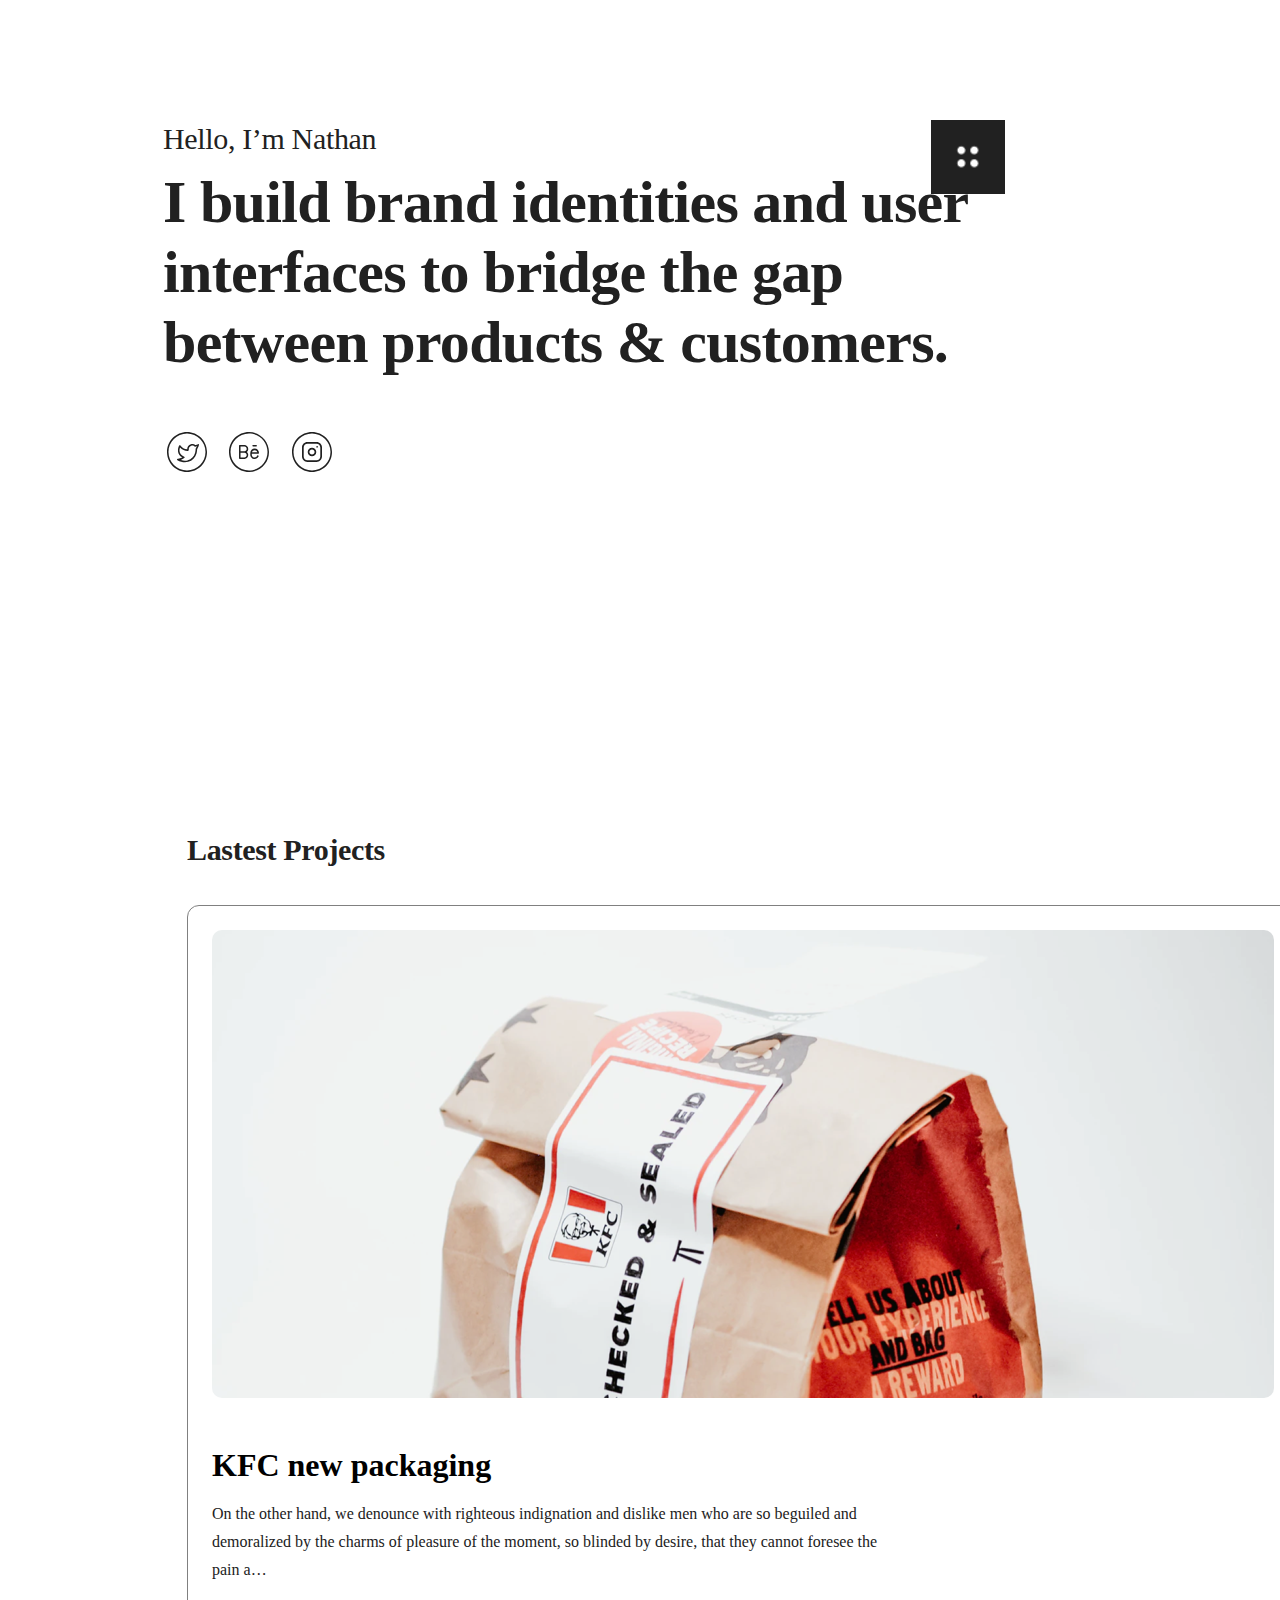
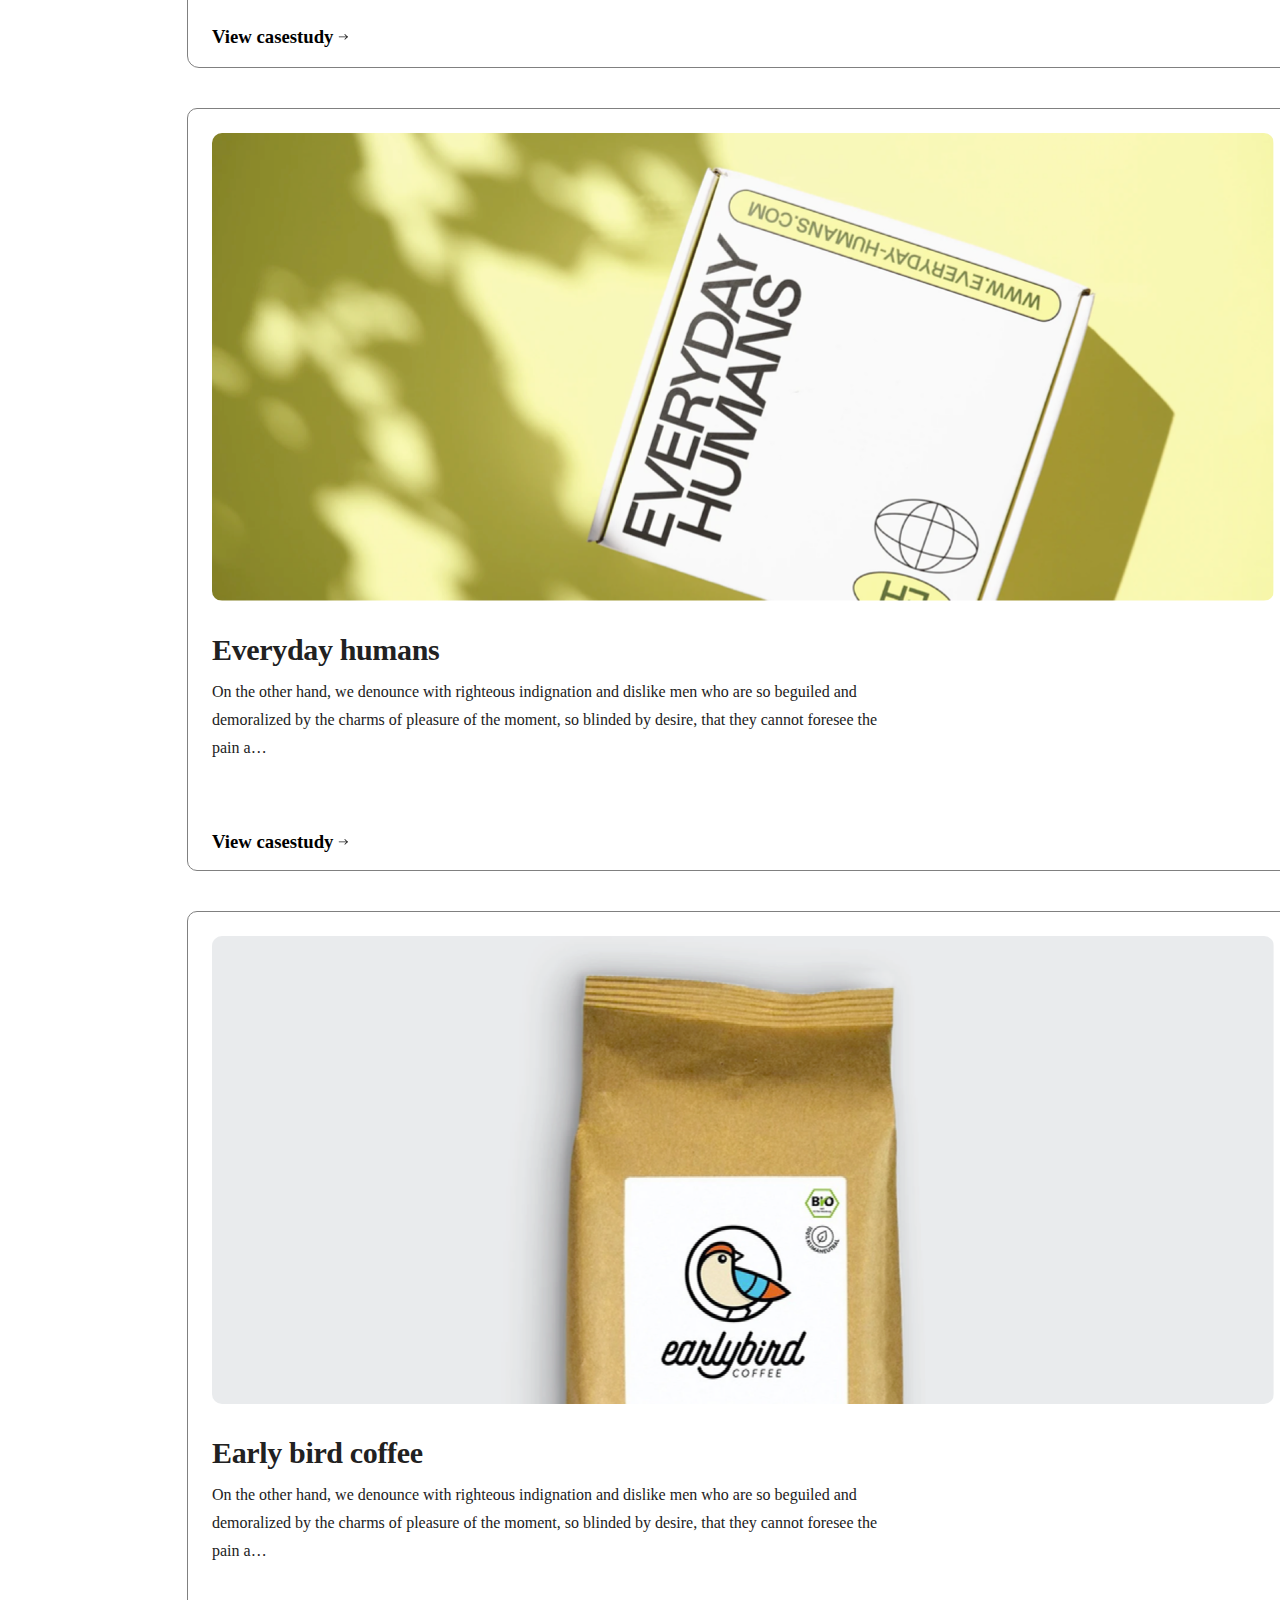
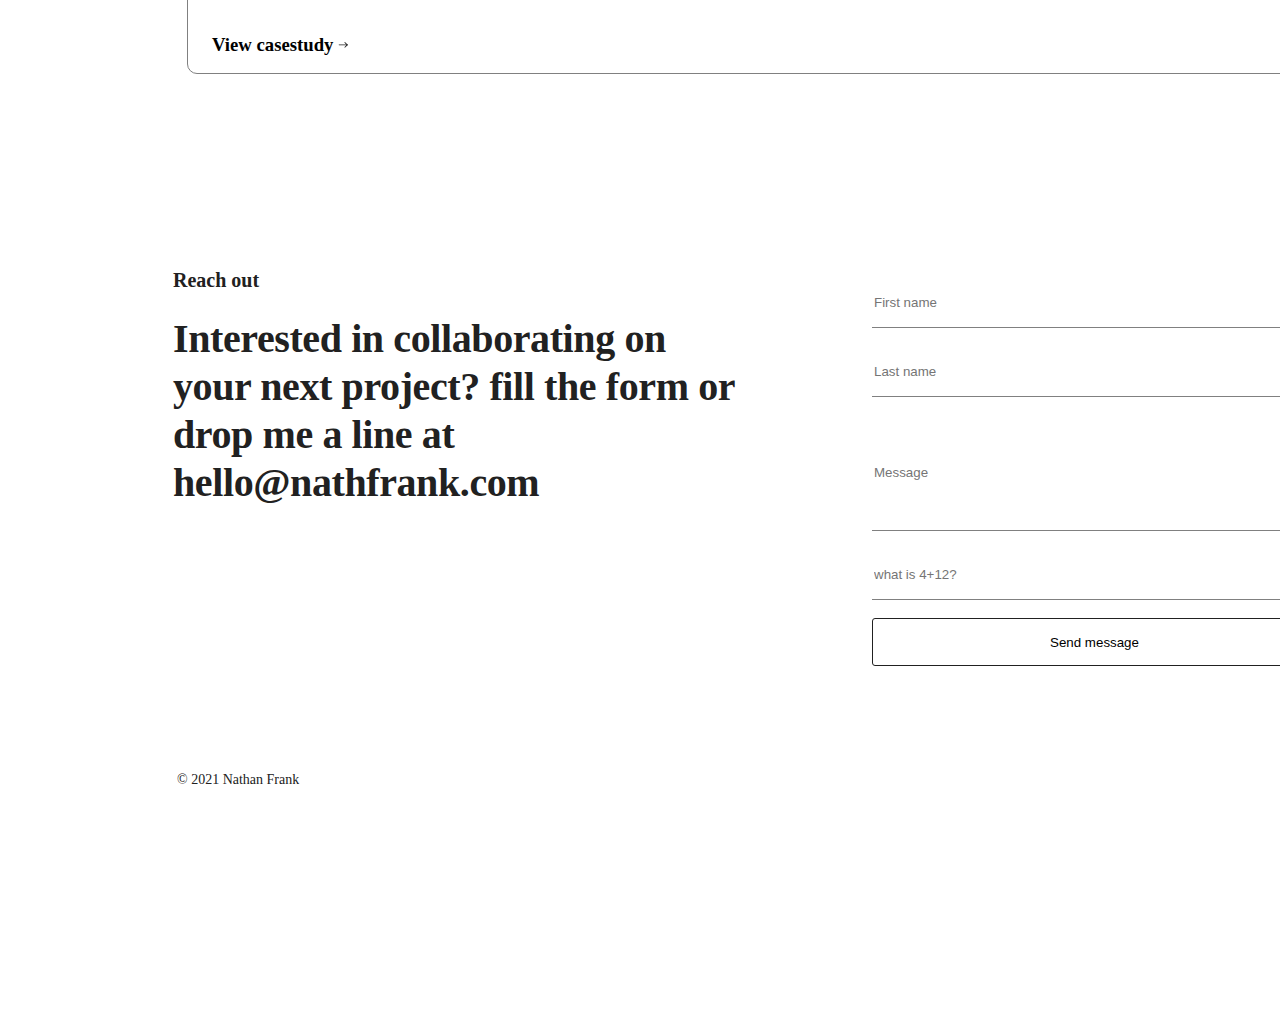
<file: index.html>
<!DOCTYPE html>
<html lang="en">
<head>
    <meta charset="UTF-8">
    <meta name="viewport" content="width=device-width, initial-scale=1.0">
    <title>Document</title>
    <link rel="stylesheet" href="assets/css/style.css">
</head>
<body>
    <div class="mainContainer">
        <div class="firstBtn">
            <img src="assets/img/Button Variant.png" alt="">
        </div>
        <div class="helloText">
            <p class="textHello">Hello, I’m Nathan</p>
            <div class="firstAciklama">
                I build brand identities and user interfaces to bridge the gap between products & customers.
                <div class="socialMedias">
                    <svg class="svg1" xmlns="http://www.w3.org/2000/svg" width="48" height="48" viewBox="0 0 48 48" fill="none">
                        <path fill-rule="evenodd" clip-rule="evenodd" d="M24 4C35.0457 4 44 12.9543 44 24C44 35.0457 35.0457 44 24 44C12.9543 44 4 35.0457 4 24C4 12.9543 12.9543 4 24 4ZM24 5.5C13.7827 5.5 5.5 13.7827 5.5 24C5.5 34.2173 13.7827 42.5 24 42.5C34.2173 42.5 42.5 34.2173 42.5 24C42.5 13.7827 34.2173 5.5 24 5.5ZM34.1328 21.6167L34.1378 21.1036L34.1428 21.1726C34.1448 21.1859 34.1473 21.1886 34.1492 21.1878L34.5125 20.4478L34.9763 19.522L35.2662 18.9207L35.3941 18.6436C35.6388 18.1047 35.8159 17.6564 35.9254 17.2799L35.9487 17.1906L35.9554 17.1763C36.1188 16.7117 35.8229 16.1177 35.2305 16.1177L35.1167 16.1264L35.0074 16.1515L34.8939 16.1977C34.7009 16.2944 34.502 16.3824 34.291 16.4653L33.8423 16.6281L33.4586 16.7505L32.9693 16.8926L32.3841 17.0568L32.2593 16.9452C30.9775 15.8641 29.2331 15.7351 27.4117 16.4321L27.1986 16.5192C25.4464 17.2814 24.297 18.9488 24.2351 20.8552L24.2328 21.3232L24.0476 21.3135C21.3857 21.1134 19.0301 19.752 17.4391 17.4807C17.1122 17.0141 16.4217 17.0525 16.1464 17.5527L16.0519 17.7367L16.003 17.838C15.2871 19.3506 14.815 21.196 14.9883 23.1402L15.0175 23.4167C15.3089 25.8005 16.6006 27.8416 19.0549 29.3494L19.3269 29.5109L19.1501 29.6122C17.6456 30.4413 16.2886 30.8067 14.7987 30.7475C13.9881 30.7152 13.6894 31.823 14.4016 32.2198C18.0267 34.2391 21.9106 34.8611 25.2489 33.8706C29.3197 32.662 32.4161 29.5475 33.6017 25.2338C33.9205 24.0515 34.0984 22.838 34.1328 21.6167ZM31.5878 18.4574C31.7853 18.6851 32.0938 18.7755 32.3793 18.6894L33.5768 18.3479L33.8728 18.2603L33.6913 18.6419L32.8429 20.3413L32.7397 20.5601C32.6403 20.781 32.61 20.8953 32.6049 21.0395L32.6041 21.1036C32.6109 22.3556 32.4491 23.6045 32.1232 24.8134C31.084 28.5943 28.3891 31.3049 24.8209 32.3643L24.5058 32.4517C22.5158 32.9663 20.2881 32.84 18.0466 32.1176L17.5958 31.964L17.854 31.8861C18.9835 31.5201 20.1131 30.9231 21.3331 30.0925C21.8385 29.7483 21.7711 28.9689 21.2143 28.7208C18.1445 27.353 16.7297 25.3881 16.5167 22.9979L16.4942 22.6532C16.4512 21.6209 16.6249 20.607 16.9217 19.6881L17.0105 19.4273L17.0474 19.4712C19.094 21.7446 21.926 22.9849 25.0198 22.904C25.4358 22.8931 25.7675 22.5453 25.7675 22.12V21.0743C25.7486 19.6566 26.6046 18.4159 27.9499 17.901C29.4649 17.3212 30.7555 17.4974 31.5878 18.4574Z" fill="#212121"/>
                      </svg> <svg class="svg2" xmlns="http://www.w3.org/2000/svg" width="48" height="48" viewBox="0 0 48 48" fill="none">
                        <path fill-rule="evenodd" clip-rule="evenodd" d="M24 4C35.0457 4 44 12.9543 44 24C44 35.0457 35.0457 44 24 44C12.9543 44 4 35.0457 4 24C4 12.9543 12.9543 4 24 4ZM24 5.5C13.7827 5.5 5.5 13.7827 5.5 24C5.5 34.2173 13.7827 42.5 24 42.5C34.2173 42.5 42.5 34.2173 42.5 24C42.5 13.7827 34.2173 5.5 24 5.5ZM23.2308 20.8824C23.2308 18.7382 21.5088 17 19.3846 17H14.7692L14.6649 17.0071C14.2894 17.0585 14 17.3834 14 17.7765V23.9883V30.2002L14.007 30.3056C14.058 30.6846 14.3798 30.9767 14.7692 30.9767H19.3846L19.5889 30.9713C21.6181 30.8641 23.2308 29.1693 23.2308 27.0943L23.2254 26.8881C23.1653 25.7274 22.6001 24.7016 21.7474 24.0307L21.6903 23.9883L21.7474 23.946C22.6502 23.2356 23.2308 22.1274 23.2308 20.8824ZM15.5385 29.4237V24.7648H19.3846L19.5426 24.7702C20.7434 24.8522 21.6923 25.8614 21.6923 27.0943L21.687 27.2538C21.6058 28.4659 20.606 29.4237 19.3846 29.4237H15.5385ZM19.3846 23.2119C19.395 23.2119 19.4053 23.2121 19.4155 23.2125L19.5426 23.2065C20.7434 23.1245 21.6923 22.1153 21.6923 20.8824C21.6923 19.6495 20.7434 18.6403 19.5426 18.5583L19.3846 18.553H15.5385V23.2119H19.3846ZM29.641 20.6236C32.0484 20.6236 34 22.5936 34 25.0237C34 25.4168 33.7106 25.7416 33.3351 25.793L33.2308 25.8001H26.8205V27.0353L26.8448 27.1739C27.0689 28.2747 27.9163 29.1409 29.004 29.3809L29.1874 29.4151C30.4243 29.6031 31.6361 28.9463 32.1642 27.8018C32.3436 27.413 32.8012 27.2446 33.1863 27.4257C33.5714 27.6068 33.7382 28.0687 33.5588 28.4574C32.7427 30.2263 30.8698 31.2413 28.9583 30.9507C27.1175 30.6709 25.6643 29.2447 25.3236 27.4133L25.2892 27.2003L25.2821 27.0943V25.0237C25.2821 22.5936 27.2336 20.6236 29.641 20.6236ZM29.641 22.1766C28.3718 22.1766 27.2983 23.0228 26.9443 24.1869L26.9272 24.2472H32.3538L32.3378 24.1869C31.9998 23.0758 31.0064 22.2541 29.8128 22.1817L29.641 22.1766ZM31.1795 17C31.6043 17 31.9487 17.3476 31.9487 17.7765C31.9487 18.1696 31.6593 18.4945 31.2839 18.5459L31.1795 18.553H28.1026C27.6777 18.553 27.3333 18.2053 27.3333 17.7765C27.3333 17.3834 27.6227 17.0585 27.9982 17.0071L28.1026 17H31.1795Z" fill="#212121"/>
                      </svg> <svg class="svg3" xmlns="http://www.w3.org/2000/svg" width="48" height="48" viewBox="0 0 48 48" fill="none">
                        <path fill-rule="evenodd" clip-rule="evenodd" d="M24 4C35.0457 4 44 12.9543 44 24C44 35.0457 35.0457 44 24 44C12.9543 44 4 35.0457 4 24C4 12.9543 12.9543 4 24 4ZM24 5.5C13.7827 5.5 5.5 13.7827 5.5 24C5.5 34.2173 13.7827 42.5 24 42.5C34.2173 42.5 42.5 34.2173 42.5 24C42.5 13.7827 34.2173 5.5 24 5.5ZM34 19.4286C34 16.4305 31.5695 14 28.5714 14H19.4286C16.4305 14 14 16.4305 14 19.4286V28.5714C14 31.5695 16.4305 34 19.4286 34H28.5714C31.5695 34 34 31.5695 34 28.5714V19.4286ZM15.7143 19.4286C15.7143 17.3772 17.3772 15.7143 19.4286 15.7143H28.5714C30.6228 15.7143 32.2857 17.3772 32.2857 19.4286V28.5714C32.2857 30.6228 30.6228 32.2857 28.5714 32.2857H19.4286C17.3772 32.2857 15.7143 30.6228 15.7143 28.5714V19.4286ZM24 19.7143C21.6331 19.7143 19.7143 21.6331 19.7143 24C19.7143 26.3669 21.6331 28.2857 24 28.2857C26.3669 28.2857 28.2857 26.3669 28.2857 24C28.2857 21.6331 26.3669 19.7143 24 19.7143ZM24 21.4286C25.4202 21.4286 26.5714 22.5798 26.5714 24C26.5714 25.4202 25.4202 26.5714 24 26.5714C22.5798 26.5714 21.4286 25.4202 21.4286 24C21.4286 22.5798 22.5798 21.4286 24 21.4286ZM29.1429 18C29.5768 18 29.9354 18.3225 29.9922 18.7408L30 18.8571C30 19.3317 29.6162 19.7154 29.1429 19.7154C28.7089 19.7154 28.3503 19.393 28.2935 18.9746L28.2857 18.8583C28.2857 18.3838 28.6695 18 29.1429 18Z" fill="#212121"/>
                      </svg>
                </div>
            </div>
        </div>
        <div class="secondContainer">
            <p class="secondText">Lastest Projects</p>
            <div class="firstNew">
                <img class="img1" src="assets/img/Image.png">
                <h1 class="firstNewText ">KFC new packaging</h1>
                <p class="firstNewExample">On the other hand, we denounce with righteous indignation and dislike men who are so beguiled and demoralized by the charms of pleasure of the moment, so blinded by desire, that they cannot foresee the pain a…</p>
                <h3 class="viewCasestudy1">View casestudy <svg class="svgBtn" xmlns="http://www.w3.org/2000/svg" width="14" height="14" viewBox="0 0 14 14" fill="none">
                    <path d="M3.06258 6.41671C2.82096 6.41671 2.62508 6.61258 2.62508 6.85421C2.62508 7.0757 2.78967 7.25874 3.00322 7.28771L3.06258 7.29171H11.2292C11.4709 7.29171 11.6667 7.09583 11.6667 6.85421C11.6667 6.63272 11.5022 6.44967 11.2886 6.4207L11.2292 6.41671H3.06258Z" fill="#212121"/>
                    <path d="M11.5386 6.54485C11.3833 6.38953 11.1402 6.37541 10.969 6.50249L10.9199 6.54485L8.58656 8.87818C8.4157 9.04904 8.4157 9.32605 8.58656 9.4969C8.74188 9.65222 8.98493 9.66634 9.1562 9.53926L9.20527 9.4969L11.5386 7.16357C11.7095 6.99271 11.7095 6.7157 11.5386 6.54485Z" fill="#212121"/>
                    <path d="M9.20527 4.21151C9.03442 4.04066 8.75741 4.04066 8.58656 4.21151C8.43123 4.36684 8.41711 4.60989 8.54419 4.78116L8.58656 4.83023L10.9199 7.16357C11.0907 7.33442 11.3678 7.33442 11.5386 7.16357C11.6939 7.00824 11.708 6.76519 11.581 6.59392L11.5386 6.54485L9.20527 4.21151Z" fill="#212121"/>
                  </svg></h3>
            </div>
            <div class="container3">
                <img class="img2" src="assets/img/Image2.png">
                <h1 class="img2Text">Everyday humans</h1>
                <p class="secondExampleText">On the other hand, we denounce with righteous indignation and dislike men who are so beguiled and demoralized by the charms of pleasure of the moment, so blinded by desire, that they cannot foresee the pain a…</p>
                <h3 class="viewCasestudy2">View casestudy <svg class="svgBtn" xmlns="http://www.w3.org/2000/svg" width="14" height="14" viewBox="0 0 14 14" fill="none">
                    <path d="M3.06258 6.41666C2.82096 6.41666 2.62508 6.61254 2.62508 6.85416C2.62508 7.07565 2.78967 7.2587 3.00322 7.28767L3.06258 7.29166H11.2292C11.4709 7.29166 11.6667 7.09579 11.6667 6.85416C11.6667 6.63267 11.5022 6.44963 11.2886 6.42066L11.2292 6.41666H3.06258Z" fill="#212121"/>
                    <path d="M11.5386 6.5448C11.3833 6.38948 11.1402 6.37536 10.969 6.50244L10.9199 6.5448L8.58656 8.87814C8.4157 9.04899 8.4157 9.326 8.58656 9.49685C8.74188 9.65218 8.98493 9.6663 9.1562 9.53922L9.20527 9.49685L11.5386 7.16352C11.7095 6.99267 11.7095 6.71566 11.5386 6.5448Z" fill="#212121"/>
                    <path d="M9.20527 4.21147C9.03442 4.04061 8.75741 4.04061 8.58656 4.21147C8.43123 4.36679 8.41711 4.60985 8.54419 4.78112L8.58656 4.83019L10.9199 7.16352C11.0907 7.33438 11.3678 7.33438 11.5386 7.16352C11.6939 7.0082 11.708 6.76514 11.581 6.59387L11.5386 6.5448L9.20527 4.21147Z" fill="#212121"/>
                  </svg></h3>
            </div>
            <div class="container4">
                <img class="img3" src="assets/img/image3.png">
                <h1 class="img3Text">Early bird coffee</h1>
                <p class="img3ExampleText">On the other hand, we denounce with righteous indignation and dislike men who are so beguiled and demoralized by the charms of pleasure of the moment, so blinded by desire, that they cannot foresee the pain a…</p>
                <h3 class="viewCasestudy3">View casestudy <svg xmlns="http://www.w3.org/2000/svg" width="14" height="14" viewBox="0 0 14 14" fill="none">
                    <path d="M3.06258 6.41666C2.82096 6.41666 2.62508 6.61254 2.62508 6.85416C2.62508 7.07565 2.78967 7.2587 3.00322 7.28767L3.06258 7.29166H11.2292C11.4709 7.29166 11.6667 7.09579 11.6667 6.85416C11.6667 6.63267 11.5022 6.44963 11.2886 6.42066L11.2292 6.41666H3.06258Z" fill="#212121"/>
                    <path d="M11.5386 6.5448C11.3833 6.38948 11.1402 6.37536 10.969 6.50244L10.9199 6.5448L8.58656 8.87814C8.4157 9.04899 8.4157 9.326 8.58656 9.49685C8.74188 9.65218 8.98493 9.6663 9.1562 9.53922L9.20527 9.49685L11.5386 7.16352C11.7095 6.99267 11.7095 6.71566 11.5386 6.5448Z" fill="#212121"/>
                    <path d="M9.20527 4.21147C9.03442 4.04061 8.75741 4.04061 8.58656 4.21147C8.43123 4.36679 8.41711 4.60985 8.54419 4.78112L8.58656 4.83019L10.9199 7.16352C11.0907 7.33438 11.3678 7.33438 11.5386 7.16352C11.6939 7.0082 11.708 6.76514 11.581 6.59387L11.5386 6.5448L9.20527 4.21147Z" fill="#212121"/>
                  </svg></h3>
            </div>
          </div>
          <div class="lastContainer">
            <h1 class="lastText">Reach out</h1>
            <div class="lastExample"><p>Interested in collaborating on your next project? fill the form or drop me a line at hello@nathfrank.com</p></div>
                <div class="form">
            <form action="">
                <input class="form1" type="text" name="fname" placeholder="First name"> <br>
                <input class="form2" type="text" name="lname" placeholder="Last name"> <br>
                <input class="form3" type="text" name="mesage" placeholder="Message"> <br>
                <input class="form4" type="text" name="soru" placeholder="what is 4+12?"> <br>
                <button class="sendBtn">Send message</button>
            </form>
            </div>
        </div>
        <p class="sonYazi">© 2021 Nathan Frank</p>
    </div>
 
</body>
</html>
</file>
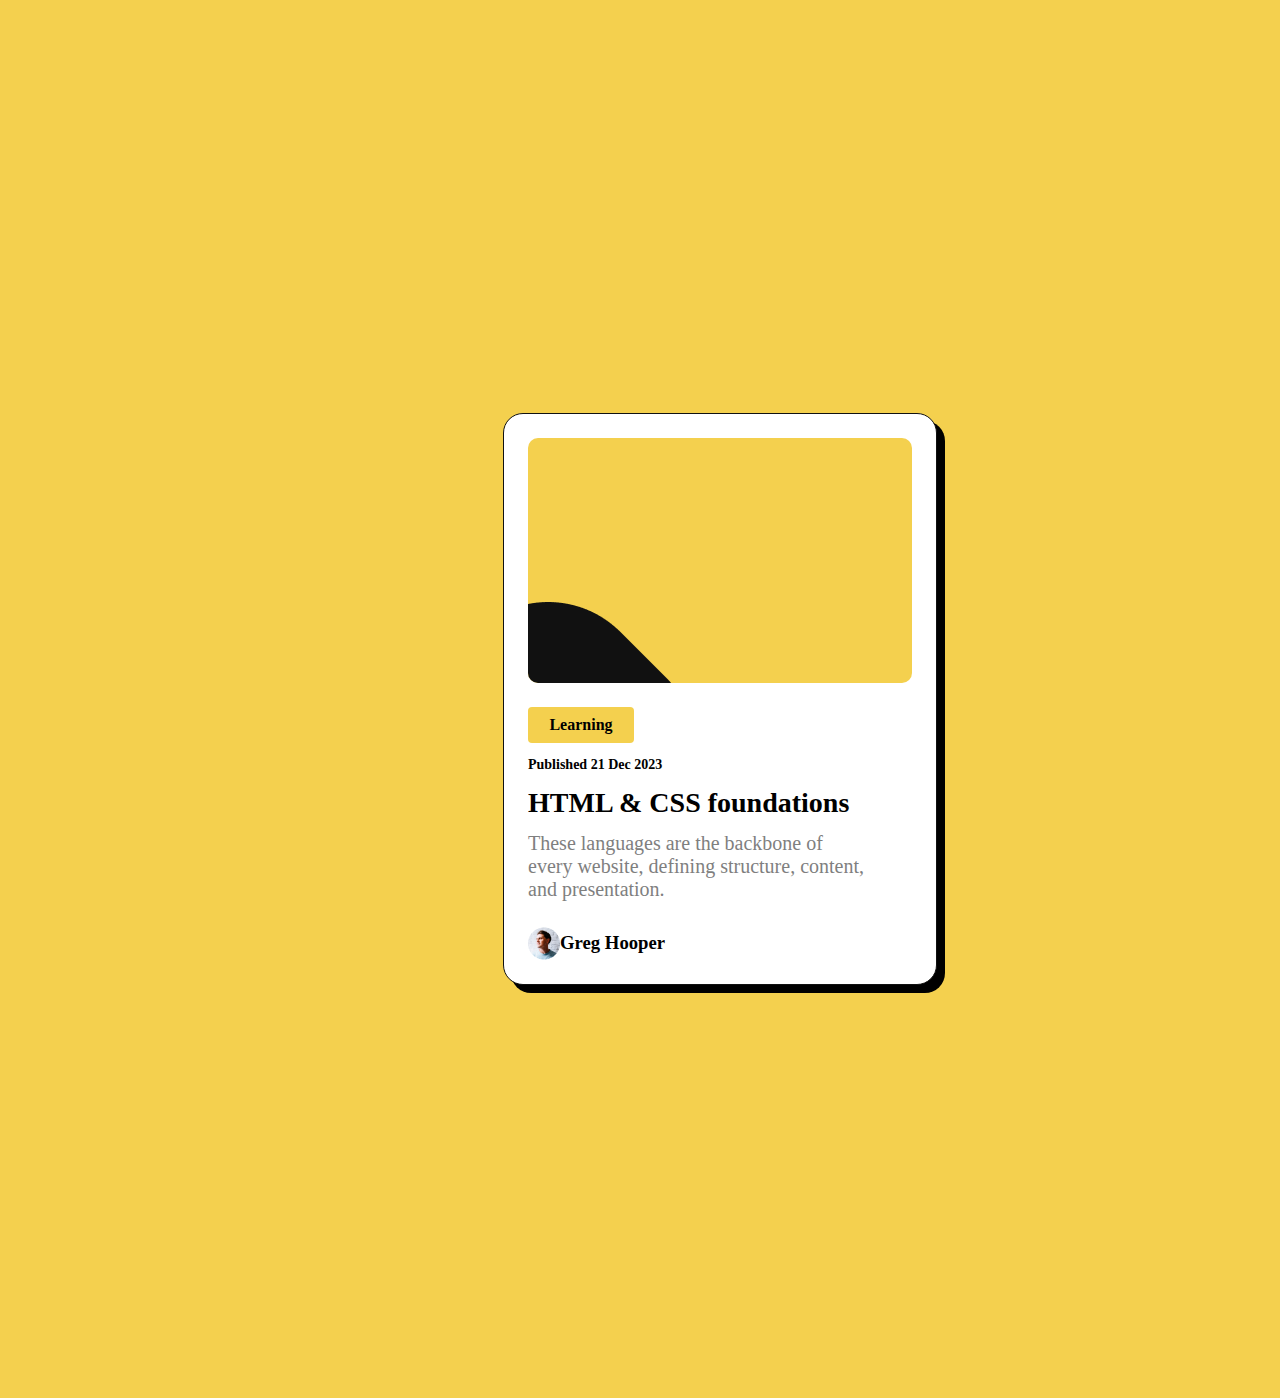
<file: blog.html>
<!DOCTYPE html>
<html lang="en">
<head>
    <meta charset="UTF-8">
    <meta name="viewport" content="width=device-width, initial-scale=1.0">
    <title>Document</title>
    <link rel="stylesheet" href="assets/css/blog.css">
</head>
<body>
    <div class="mainContainer">
        <div class="card">
            <div class="photo">
                <img class="img1" src="assets/img3/Rectangle 2.png" alt="">


            </div>
            <div class="learning">
            <p class="learningText">Learning</p>
        </div>
        <div class="date">
            <p>Published 21 Dec 2023</p>
        </div>
        <div class="header">
            <h1>HTML & CSS foundations</h1>
        </div>
        <div class="lastText">
            <p class="textP">These languages are the backbone of every website, defining structure, content, and presentation.</p>
        </div>
        <div class="last">
            <img src="assets/img3/userpic.png" alt=""> 
            <h3 class="textGreg">Greg Hooper</h3>
        </div>
        </div>
    </div>
</body>
</html>
</file>
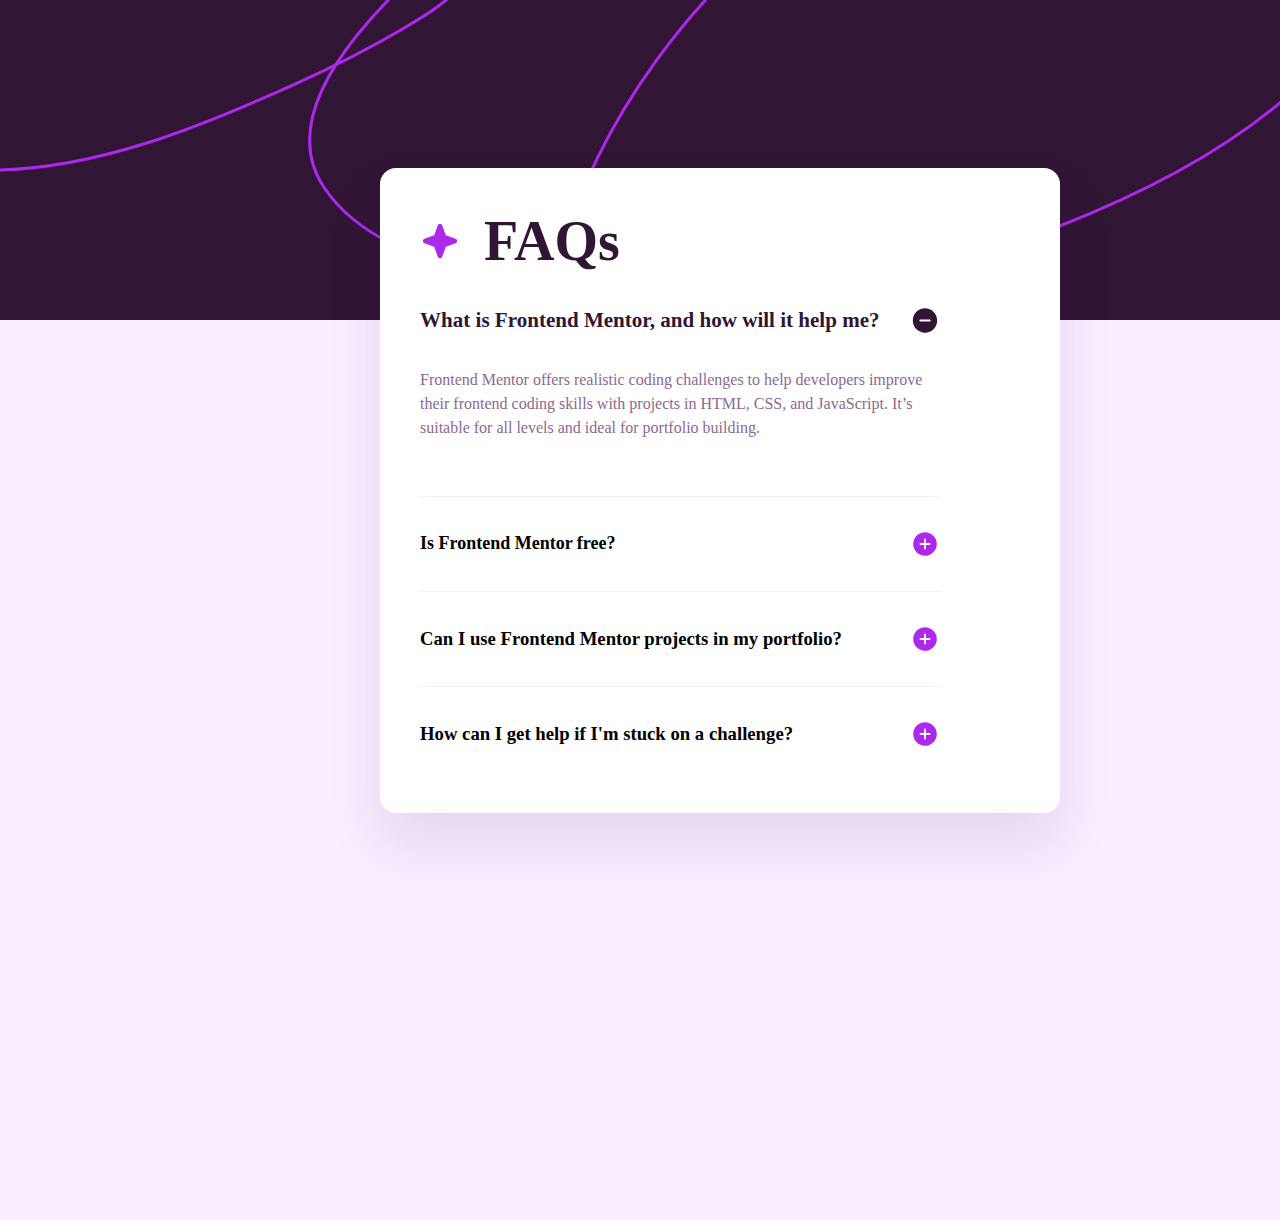
<file: figmaMorOlan.html>
<!DOCTYPE html>
<html lang="en">
<head>
    <meta charset="UTF-8">
    <meta name="viewport" content="width=device-width, initial-scale=1.0">
    <title>Document</title>
    <link rel="stylesheet" href="assets/css/figmaMor.css">
</head>
<body>
    <div class="container1">
        <svg class="cizgi" xmlns="http://www.w3.org/2000/svg" width="1440" height="320" viewBox="0 0 1440 320" fill="none">
            <path d="M-676 -182C-454 -10 -396.863 71.8879 -197.5 143.5C-99 178.882 -36.9186 170.726 -4.75116 170.108C99.736 168.098 199.858 126.871 293.882 84.6127C332.236 67.3751 369.764 48.4241 405.945 26.9834C429.848 12.8185 464.815 -6.93034 470.666 -37.4376C472.986 -49.5388 454.297 -49.6765 446.895 -47.2256C433.384 -42.7518 420.945 -30.6817 410.839 -21.5571C391.708 -4.28419 373.777 14.3914 357.604 34.4742C323.876 76.3568 289.57 134.721 323.446 186.488C340.733 212.903 367.386 232.181 395.558 245.615C451.74 272.406 514.763 284.357 576.336 289.761C740.774 304.193 905.3 286.3 1059.34 226.139C1139.1 194.991 1217.89 155.6 1283.57 99.8939C1332.13 58.7077 1386.37 3.3457 1394.23 -63.0062C1405.16 -155.193 1300.19 -199.068 1224.94 -211.424C1163.53 -221.508 1101.19 -215.588 1040.87 -201.836C962.608 -183.996 891.864 -154.166 826.629 -107.452C696.627 -14.359 591.679 120.961 554.163 278.375C538.523 344 537.515 416.585 559.656 480.926C581.108 543.264 628.852 591.502 683.704 625.849C748.821 666.623 820.865 687.989 896.543 699.059C997.017 713.755 1099.36 711.292 1199.57 696.062C1375.74 669.29 1552.3 607.631 1704.75 514.985C1807.97 452.26 1904.05 380.835 1984.81 290.56C2002.51 270.767 2016.62 249.685 2028.55 226.039C2172.11 -58.5 2095.5 -145.528 2095.5 -151" stroke="#AD28EB" stroke-width="3" stroke-linecap="round"/>
          </svg>
          <div class="mainContainer">
            <div class="starSideText">
            <svg class="star" xmlns="http://www.w3.org/2000/svg" width="40" height="41" viewBox="0 0 40 41" fill="none">
                <path d="M37.5 20.5C37.504 21.0127 37.3481 21.5139 37.0541 21.934C36.7601 22.354 36.3425 22.672 35.8594 22.8438L25.9469 26.4484L22.3438 36.3594C22.1662 36.8378 21.8464 37.2505 21.4274 37.5418C21.0085 37.8332 20.5103 37.9894 20 37.9894C19.4897 37.9894 18.9915 37.8332 18.5726 37.5418C18.1536 37.2505 17.8338 36.8378 17.6563 36.3594L14.0516 26.4375L4.14063 22.8438C3.66218 22.6662 3.24955 22.3464 2.95816 21.9274C2.66677 21.5085 2.51059 21.0103 2.51059 20.5C2.51059 19.9897 2.66677 19.4915 2.95816 19.0726C3.24955 18.6536 3.66218 18.3338 4.14063 18.1563L14.0625 14.5516L17.6563 4.64063C17.8338 4.16218 18.1536 3.74955 18.5726 3.45816C18.9915 3.16677 19.4897 3.01059 20 3.01059C20.5103 3.01059 21.0085 3.16677 21.4274 3.45816C21.8464 3.74955 22.1662 4.16218 22.3438 4.64063L25.9484 14.5625L35.8594 18.1563C36.3425 18.328 36.7601 18.646 37.0541 19.066C37.3481 19.4861 37.504 19.9873 37.5 20.5Z" fill="#AD28EB"/>
              </svg>
                <h1 class="headerText">FAQs</h1>
              </div>
              <div class="underText">
                <h3 class="TextUnder">What is Frontend Mentor, and how will it help me?</h3>
                <svg class="minusİcon" xmlns="http://www.w3.org/2000/svg" width="30" height="31" viewBox="0 0 30 31" fill="none">
                    <path d="M15 3.3125C12.5895 3.3125 10.2332 4.02728 8.22899 5.36646C6.22477 6.70564 4.66267 8.60907 3.74022 10.836C2.81778 13.063 2.57643 15.5135 3.04668 17.8777C3.51694 20.2418 4.67769 22.4134 6.38214 24.1179C8.08659 25.8223 10.2582 26.9831 12.6223 27.4533C14.9865 27.9236 17.437 27.6822 19.664 26.7598C21.8909 25.8373 23.7944 24.2752 25.1335 22.271C26.4727 20.2668 27.1875 17.9105 27.1875 15.5C27.1841 12.2687 25.899 9.17076 23.6141 6.8859C21.3292 4.60104 18.2313 3.31591 15 3.3125ZM19.6875 16.4375H10.3125C10.0639 16.4375 9.82541 16.3387 9.64959 16.1629C9.47378 15.9871 9.37501 15.7486 9.37501 15.5C9.37501 15.2514 9.47378 15.0129 9.64959 14.8371C9.82541 14.6613 10.0639 14.5625 10.3125 14.5625H19.6875C19.9361 14.5625 20.1746 14.6613 20.3504 14.8371C20.5262 15.0129 20.625 15.2514 20.625 15.5C20.625 15.7486 20.5262 15.9871 20.3504 16.1629C20.1746 16.3387 19.9361 16.4375 19.6875 16.4375Z" fill="#301534"/>
                  </svg>
              </div>
              <div class="paragraph">
                <p>Frontend Mentor offers realistic coding challenges to help developers improve their frontend coding skills with projects in HTML, CSS, and JavaScript. It’s suitable for all levels and ideal for portfolio building.</p>
              </div>
              <div class="line1">

              </div>
              <div class="text1">
                <h3 class="underText1">Is Frontend Mentor free?</h3>
                <svg class="svg1" xmlns="http://www.w3.org/2000/svg" width="30" height="31" viewBox="0 0 30 31" fill="none">
                    <path d="M15 3.3125C12.5895 3.3125 10.2332 4.02728 8.22899 5.36646C6.22477 6.70564 4.66267 8.60907 3.74022 10.836C2.81778 13.063 2.57643 15.5135 3.04668 17.8777C3.51694 20.2418 4.67769 22.4134 6.38214 24.1179C8.08659 25.8223 10.2582 26.9831 12.6223 27.4533C14.9865 27.9236 17.437 27.6822 19.664 26.7598C21.8909 25.8373 23.7944 24.2752 25.1335 22.271C26.4727 20.2668 27.1875 17.9105 27.1875 15.5C27.1835 12.2689 25.8981 9.17131 23.6134 6.88659C21.3287 4.60186 18.2311 3.31653 15 3.3125ZM19.6875 16.4375H15.9375V20.1875C15.9375 20.4361 15.8387 20.6746 15.6629 20.8504C15.4871 21.0262 15.2486 21.125 15 21.125C14.7514 21.125 14.5129 21.0262 14.3371 20.8504C14.1613 20.6746 14.0625 20.4361 14.0625 20.1875V16.4375H10.3125C10.0639 16.4375 9.82541 16.3387 9.64959 16.1629C9.47378 15.9871 9.375 15.7486 9.375 15.5C9.375 15.2514 9.47378 15.0129 9.64959 14.8371C9.82541 14.6613 10.0639 14.5625 10.3125 14.5625H14.0625V10.8125C14.0625 10.5639 14.1613 10.3254 14.3371 10.1496C14.5129 9.97377 14.7514 9.875 15 9.875C15.2486 9.875 15.4871 9.97377 15.6629 10.1496C15.8387 10.3254 15.9375 10.5639 15.9375 10.8125V14.5625H19.6875C19.9361 14.5625 20.1746 14.6613 20.3504 14.8371C20.5262 15.0129 20.625 15.2514 20.625 15.5C20.625 15.7486 20.5262 15.9871 20.3504 16.1629C20.1746 16.3387 19.9361 16.4375 19.6875 16.4375Z" fill="#AD28EB"/>
                  </svg>
              </div>
              <div class="line2">

              </div>
              <div class="text2">
                    <h3 class="underText2">Can I use Frontend Mentor projects in my portfolio?</h3>
                    <svg class="svg1" xmlns="http://www.w3.org/2000/svg" width="30" height="31" viewBox="0 0 30 31" fill="none">
                        <path d="M15 3.3125C12.5895 3.3125 10.2332 4.02728 8.22899 5.36646C6.22477 6.70564 4.66267 8.60907 3.74022 10.836C2.81778 13.063 2.57643 15.5135 3.04668 17.8777C3.51694 20.2418 4.67769 22.4134 6.38214 24.1179C8.08659 25.8223 10.2582 26.9831 12.6223 27.4533C14.9865 27.9236 17.437 27.6822 19.664 26.7598C21.8909 25.8373 23.7944 24.2752 25.1335 22.271C26.4727 20.2668 27.1875 17.9105 27.1875 15.5C27.1835 12.2689 25.8981 9.17131 23.6134 6.88659C21.3287 4.60186 18.2311 3.31653 15 3.3125ZM19.6875 16.4375H15.9375V20.1875C15.9375 20.4361 15.8387 20.6746 15.6629 20.8504C15.4871 21.0262 15.2486 21.125 15 21.125C14.7514 21.125 14.5129 21.0262 14.3371 20.8504C14.1613 20.6746 14.0625 20.4361 14.0625 20.1875V16.4375H10.3125C10.0639 16.4375 9.82541 16.3387 9.64959 16.1629C9.47378 15.9871 9.375 15.7486 9.375 15.5C9.375 15.2514 9.47378 15.0129 9.64959 14.8371C9.82541 14.6613 10.0639 14.5625 10.3125 14.5625H14.0625V10.8125C14.0625 10.5639 14.1613 10.3254 14.3371 10.1496C14.5129 9.97377 14.7514 9.875 15 9.875C15.2486 9.875 15.4871 9.97377 15.6629 10.1496C15.8387 10.3254 15.9375 10.5639 15.9375 10.8125V14.5625H19.6875C19.9361 14.5625 20.1746 14.6613 20.3504 14.8371C20.5262 15.0129 20.625 15.2514 20.625 15.5C20.625 15.7486 20.5262 15.9871 20.3504 16.1629C20.1746 16.3387 19.9361 16.4375 19.6875 16.4375Z" fill="#AD28EB"/>
                      </svg>
              </div>
              <div class="line3">

              </div>
              <div class="text3">
                <h3 class="underText3">How can I get help if I'm stuck on a challenge?</h3>
                <svg class="svg1" xmlns="http://www.w3.org/2000/svg" width="30" height="31" viewBox="0 0 30 31" fill="none">
                    <path d="M15 3.3125C12.5895 3.3125 10.2332 4.02728 8.22899 5.36646C6.22477 6.70564 4.66267 8.60907 3.74022 10.836C2.81778 13.063 2.57643 15.5135 3.04668 17.8777C3.51694 20.2418 4.67769 22.4134 6.38214 24.1179C8.08659 25.8223 10.2582 26.9831 12.6223 27.4533C14.9865 27.9236 17.437 27.6822 19.664 26.7598C21.8909 25.8373 23.7944 24.2752 25.1335 22.271C26.4727 20.2668 27.1875 17.9105 27.1875 15.5C27.1835 12.2689 25.8981 9.17131 23.6134 6.88659C21.3287 4.60186 18.2311 3.31653 15 3.3125ZM19.6875 16.4375H15.9375V20.1875C15.9375 20.4361 15.8387 20.6746 15.6629 20.8504C15.4871 21.0262 15.2486 21.125 15 21.125C14.7514 21.125 14.5129 21.0262 14.3371 20.8504C14.1613 20.6746 14.0625 20.4361 14.0625 20.1875V16.4375H10.3125C10.0639 16.4375 9.82541 16.3387 9.64959 16.1629C9.47378 15.9871 9.375 15.7486 9.375 15.5C9.375 15.2514 9.47378 15.0129 9.64959 14.8371C9.82541 14.6613 10.0639 14.5625 10.3125 14.5625H14.0625V10.8125C14.0625 10.5639 14.1613 10.3254 14.3371 10.1496C14.5129 9.97377 14.7514 9.875 15 9.875C15.2486 9.875 15.4871 9.97377 15.6629 10.1496C15.8387 10.3254 15.9375 10.5639 15.9375 10.8125V14.5625H19.6875C19.9361 14.5625 20.1746 14.6613 20.3504 14.8371C20.5262 15.0129 20.625 15.2514 20.625 15.5C20.625 15.7486 20.5262 15.9871 20.3504 16.1629C20.1746 16.3387 19.9361 16.4375 19.6875 16.4375Z" fill="#AD28EB"/>
                  </svg>
              </div>
          </div>    
         
    </div>
    <div class="container2">
        
    </div>
 
</body>
</html>
</file>
<file: assets/css/style.css>
.mainContainer {
    width: 1440px;
    height: 4098px;
    align-items: center;
    justify-content: center;
    background-color: #fff;
}
.helloText {
    width: 1440px;
    height: 657px;
    flex-shrink: 0;

}
.firstBtn {
    position: absolute;
    margin-left: 71.30%;
    margin-top: -10px;
}
.firstBtn img {
    width: 100%;
    height: auto;
    padding: 10px 0px 0px 10px;
}
  
.textHello {
    color: var(--Black-800, #212121);
    font-feature-settings: 'clig' off, 'liga' off;
    
    /* H4/30px/Regular */
    font-family: Montserrat;
    font-size: 30px;
    font-style: normal;
    font-weight: 400;
    line-height: 37px; /* 123.333% */
    letter-spacing: -0.35px;
    margin-left: 155px;
    margin-top: 120px;
}
.firstAciklama {
    color: var(--Black-800, #212121);
    font-feature-settings: 'clig' off, 'liga' off;
    font-family: Montserrat;
    font-size: 60px;
    font-style: normal;
    font-weight: 600;
    line-height: 70px; 
    letter-spacing: -0.7px;
    align-items: stretch;
    width: 874px;
    height: 280px;
    margin-left: 155px;
    margin-top: -20px;
}
.socialMedias {
    margin-top: 5%;
}
.secondContainer {
    width: 1110px;
    height: 2520px;

    display: inline-flex;
    flex-direction: column;
    align-items: flex-start;
    gap: 40px;
    padding: 24px;
    /* margin-top: 80px; */
    margin-left: 155px;
}
.secondText {
    color: var(--Black-800, #212121);
    font-feature-settings: 'clig' off, 'liga' off;
    font-family: Montserrat;
    font-size: 30px;
    font-style: normal;
    font-weight: 600;
    line-height: 37px; 
    letter-spacing: -0.35px;
}
.firstNew {
    width: 1062px;
    height: 713px;
    padding: 24px;
    border-radius: 12px;
    border: 1px solid gray;
    margin-top: -3%;
}
.img1{
    width: 1062px;
    height: 468px;
    flex-shrink: 0;
    border-radius: 10px;
}
.firstNewText {
    display: flex;
    width: 669px;
    height: 37px;
    padding: 24px 0px 20px 0px;
    flex-direction: column;
    align-items: flex-start;

    
}
.firstNewExample {
    color: var(--Black-800, #212121);
    font-feature-settings: 'clig' off, 'liga' off;

    padding: 24px 0px 0px 0px;
    font-family: Open Sans;
    font-size: 16px;
    font-style: normal;
    font-weight: 400;
    line-height: 28px; /* 175% */
    align-self: stretch;
    width: 669px;
    height: 84px;
    margin-top: -50px;
}
.viewCasestudy1 {
    display: flex;
    align-items: center;
    gap: 3px;
    padding: 24px 0px 0px 0px;
}
.container3 {
    display: flex;
    width: 1062px;
    height: 713px;
    padding: 24px;
    flex-direction: column;
    align-items: flex-start;
    gap: 10px;
    border: 1px solid gray;
    border-radius: 10px;
}
.img2 {
    border-radius: 10px ;
}
.img2Text {
    color: var(--Black-800, #212121);
    font-feature-settings: 'clig' off, 'liga' off;
    width: 669px;
    height: 37px;

    font-family: Montserrat;
    font-size: 30px;
    font-style: normal;
    font-weight: 700;
    line-height: 37px;
    letter-spacing: -0.35px;
}
.secondExampleText {
    width: 669px;
    height: 84px;
    color: var(--Black-800, #212121);
    font-feature-settings: 'clig' off, 'liga' off;
    font-family: Open Sans;
    font-size: 16px;
    font-style: normal;
    font-weight: 400;
    line-height: 28px; 
    margin-top: -20px;
}
.svgBtn {
    width: 14px;
    height: 14px;
}

.container4 {
    display: flex;
    width: 1062px;
    height: 713px;
    padding: 24px;
    flex-direction: column;
    align-items: flex-start;
    gap: 10px;
    border: 1px solid gray;
    border-radius: 10px;
}
.img3 {
    width: 1062px;
    height: 468px;
    flex-shrink: 0; 
    border-radius: 10px;
    
}
.img3Text {
    width: 669px;
    height: 37px;
    color: var(--Black-800, #212121);
    font-feature-settings: 'clig' off, 'liga' off;
    font-family: Montserrat;
    font-size: 30px;
    font-style: normal;
    font-weight: 700;
    line-height: 37px; 
    letter-spacing: -0.35px;
}
.img3ExampleText {
    width: 669px;
    height: 84px;
    color: var(--Black-800, #212121);
    font-feature-settings: 'clig' off, 'liga' off;
    font-family: Open Sans;
    font-size: 16px;
    font-style: normal;
    font-weight: 400;
    line-height: 28px; 
    margin-top: -20px;
}
.viewCasestudy2 {
    display: flex;
    align-items: center;
    gap: 3px;
    padding: 24px 0px 0px 0px;
}
.viewCasestudy3 {
    display: flex;
    align-items: center;
    gap: 3px;
    padding: 24px 0px 0px 0px;
}
.lastContainer {
    width: 1440px;
    height: 609px;

    flex-shrink: 0;
    overflow: hidden;
}
.lastText {
    color: var(--Black-800, #212121);
    font-feature-settings: 'clig' off, 'liga' off;
    font-family: Montserrat;
    font-size: 20px;
    font-style: normal;
    font-weight: 600;
    line-height: 30px; 
    margin-left: 165px;
    margin-top: 120px;
}
.lastExample {
    width: 569px;
    height: 192px;
    color: var(--Black-800, #212121);
    font-feature-settings: 'clig' off, 'liga' off;
    font-family: Montserrat;
    font-size: 40px;
    font-style: normal;
    font-weight: 600;
    line-height: 48px; /* 120% */
    letter-spacing: -0.4px;
    margin-left: 165px;
    margin-top: -20px;
}
.form {
    margin-left: 60%;
    /* margin-top: -100px; */
}
.form1 {
    display: flex;
    width: 445px;
    height: 48px;
    flex-shrink: 0;
    /* padding-top: 46.957px; */
    border: none;
    margin-top: -230px;
    border-bottom: 1px solid gray;
}
.form2 {
    display: flex;
    width: 445px;
    height: 48px;
    flex-shrink: 0;
    border: none;
    border-bottom: 1px solid gray;
}
.form3 {
    display: flex;
    width: 445px;
    height: 113px;
    align-self: stretch;
    border: none;
    border-bottom: 1px solid gray;
}
.form4 {
    display: flex;
    width: 445px;
    height: 48px;
    flex-shrink: 0;
    border: none;
    border-bottom: 1px solid gray;
}
.sendBtn {
    width: 445px;
    height: 48px;
    border-radius: 3px;
    border: 1px solid var(--Black-800, #212121);
    background: var(--Neutral-White, #FFF);
    cursor: pointer;
    transition: transform 0.3s ease;
    transition: box-shadow 0.3s ease;
}
.sendBtn:hover {
    transform: scale(1.1);
    box-shadow: 0 0 30px;
}
.sonYazi {
    width: 140px;
    height: 24px;
    color: var(--Black-800, #212121);
    font-feature-settings: 'clig' off, 'liga' off;
    font-family: Open Sans;
    font-size: 14px;
    font-style: normal;
    font-weight: 400;
    line-height: 24px; 
    margin-left: 169px;
}
.svg1 {
    transition: box-shadow 0.3s ease;
    transition: transform 0.3s ease;
    border-radius: 30px;
}
.svg1:hover{
    box-shadow: 0 0 30px;
    transform: scale(1.1);
    color: blue;
}
.svg2 {
    transition: box-shadow 0.3s ease;
    transition: transform 0.3s ease;
    border-radius: 30px;
}
.svg2:hover {
    box-shadow: 0 0 30px;
    transform: scale(1.1);
}
.svg3 {
    transition: box-shadow 0.3s ease;
    transition: transform 0.3s ease;
    border-radius: 30px;
}
.svg3:hover {
    box-shadow: 0 0 30px;
    transform: scale(1.1);
    color: #BF40BF;
}
</file>
<file: assets/css/blog.css>
* {
    padding: 0;
    margin: 0;
}
.mainContainer {
    width: 1440px;
    height: 960px;
    display: flex;
    padding: 218.5px 0px 219.5px 0px;
    justify-content: center;
    align-items: center;
    background: var(--Yellow, #F4D04E);
}
.learning {
    padding: 24px;
}
.card {
    width: 384px;
    height: 522px;
    display: flex;
    padding: 24px;
    flex-direction: column;
    align-items: flex-start;
    gap: 24px;
    flex-shrink: 0;
    border-radius: 20px;
    border: 1px solid var(--Black, #111);
    background: var(--Pure-White, #FFF);
    box-shadow: 8px 8px 0px 0px #000;
}
.photo {
    width: 336px;
    height: 200px;
    display: flex;
    align-items: center;
    align-self: stretch;
    border-radius: 10px;
    background: var(--Yellow, #F4D04E);
    padding: 24px;
    overflow: hidden;
    position: relative;

}
.img1 {
    position: absolute;
    left: 0;
    bottom: 0;

}

.learning {
   width: 82px;
   height: 29px;
   display: flex;
    padding: 4px 12px;
    justify-content: center;
    align-items: center;
    gap: 8px;
    border-radius: 4px;
    background: var(--Yellow, #F4D04E);
    font-weight: 800;

    
    
}
.date {
    width: 143px;
    height: 21px;
    font-size: 14px;
    font-weight: 600;
    margin-top: -10px;
}
.header {
    width: 336px;
    height: 36px;
    font-weight: 800;
    line-height: 150%; /* 36px */
    font-size: 14px;
    align-self: stretch;
    margin-top: -10px;
}
.lastText {
    width: 336px;
    height: 72px;
    font-size: 20px;
    margin-top: -20px;
    color: var(--Grey, #7F7F7F);
}
.last {
    display: flex;
    justify-content: center;
    align-items: center;

}
.textGred {
    width: 85px;
    height: 21px;
    color: var(--Black, #111);

    font-family: Figtree;
    font-size: 14px;
    font-style: normal;
    font-weight: 800;
    line-height: 150%; /* 21px */
    padding: 10px;
}
body{
 background-color: #F4D04E;
}
</file>
<file: assets/css/figmaMor.css>
* {
    margin: 0;
    padding: 0;
}

.container1 {
    display: flex;
    width: 1440px;
    height: 320px;
    justify-content: center;
    align-items: center;
    flex-shrink: 0;
    background-color: #301534;
    overflow: hidden;

}
.cizgi {
    width: 1440px;
    height: 900px;
    flex-shrink: 0;
    stroke-width: 3px;
    stroke: var(--Pink, #AD28EB);
}
.container2 {
    width: 1440px;
    height: 900px;
    background-color: #F8EEFF;
}
.mainContainer{
    width: 600px;
    height: 565px;
    display: flex;
    padding: 40px;
    flex-direction: column;
    align-items: flex-start;
    gap: 32px;
    border-radius: 16px;
    background: var(--White, #FFF);
    box-shadow: 0px 32px 56px 0px rgba(80, 0, 118, 0.10);
    position: absolute;
    top: 167.5px;
}
.star {
    width: 40px;
    height: 40px;

}
.starSideText {
    color: var(--Dark-Purple, #301534);
    width: 520px;
    height: 66px;
    align-items: center;
    display: flex;

}
.headerText {
    padding: 24px;
    font-size: 56px;
}
.underText {
    width: 520px;
    height: 30px;
    font-size: 18px;
    display: flex;
    justify-content: space-between;
    align-items: center;
    align-self: stretch;
    color: var(--Dark-Purple, #301534);
    font-weight: 600;
    cursor: pointer;


}
.minuesİcon {
    width: 30px;
    height: 30px;


}

.paragraph {
    width: 520px;
    height: 96px;
    color: var(--Pale-Purple, #8B6990);
    font-weight: 400;
    line-height: 150%;
    font-size: 16px;
}
.line1 {
    width: 520px;
    height: 1px;
    background: var(--Light-Pink, #F8EEFF);

}
.text1 {
    width: 520px;
    height: 30px;
    display: flex;
    justify-content: space-between;
    align-items: center;
    align-self: stretch;

}
.underText1 {
    font-size: 18px;
    cursor: pointer;
}
.svg1 {
    width: 30px;
    height: 30px;
    transition: transform 0.3s ease;
    cursor: pointer;

    
}
.svg1:hover {
    transform: scale(1.2);

}
.line2 {
    width: 520px;
    height: 1px;
    background: var(--Light-Pink, #F8EEFF);
}
.text2 {
    width: 520px;
    height: 30px;
    display: flex;
    justify-content: space-between;
    align-items: center;
    align-self: stretch;
}
.line3 {
    width: 520px;
    height: 1px;
    background: var(--Light-Pink, #F8EEFF);
}
.text3 {
    width: 520px;
    height: 30px;
    display: flex;
    justify-content: space-between;
    align-items: center;
    align-self: stretch;
}
.underText3 {
    cursor: pointer;

}
.underText2 {
    cursor: pointer;
}
.underText3:hover {
    color: #AD28EB;

}
.underText2:hover {
    color: #AD28EB;
}
.underText1:hover {
    color: #AD28EB;
}
.underText:hover {
    color: #AD28EB;

}
</file>
